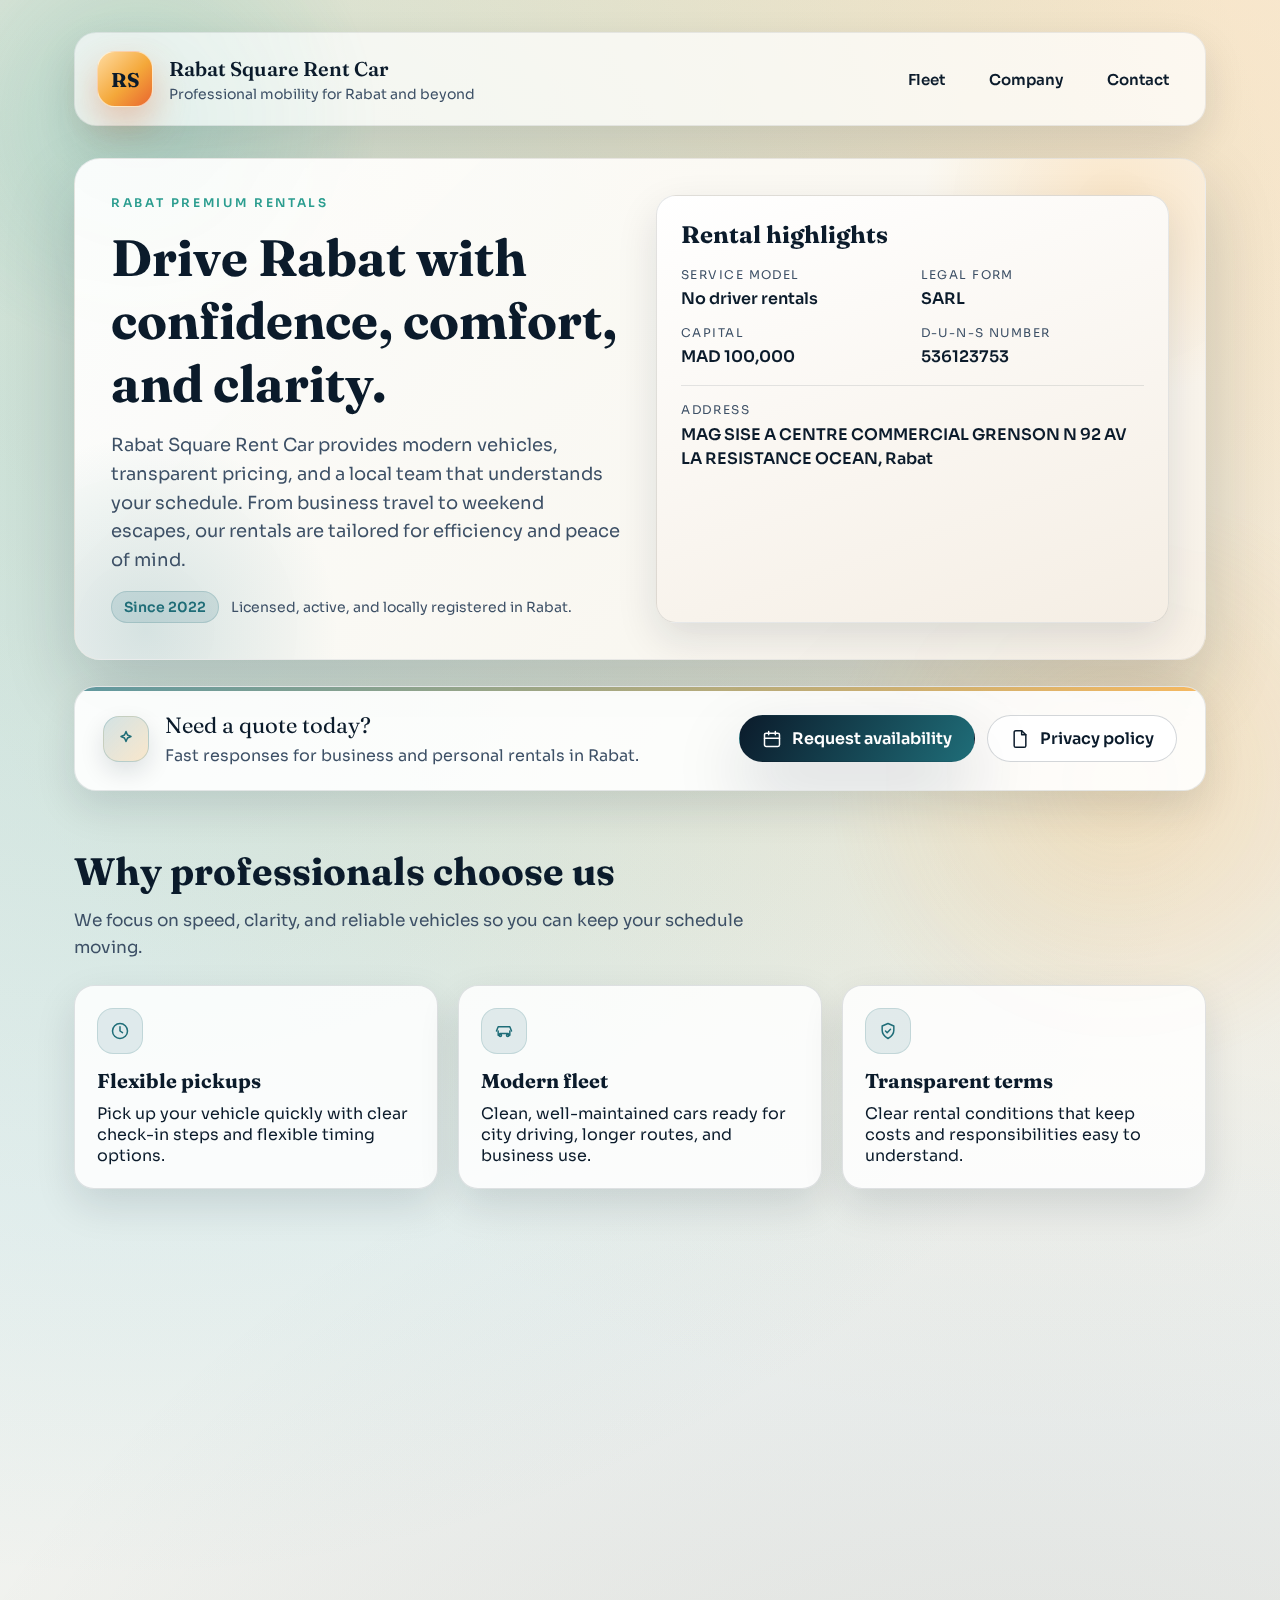
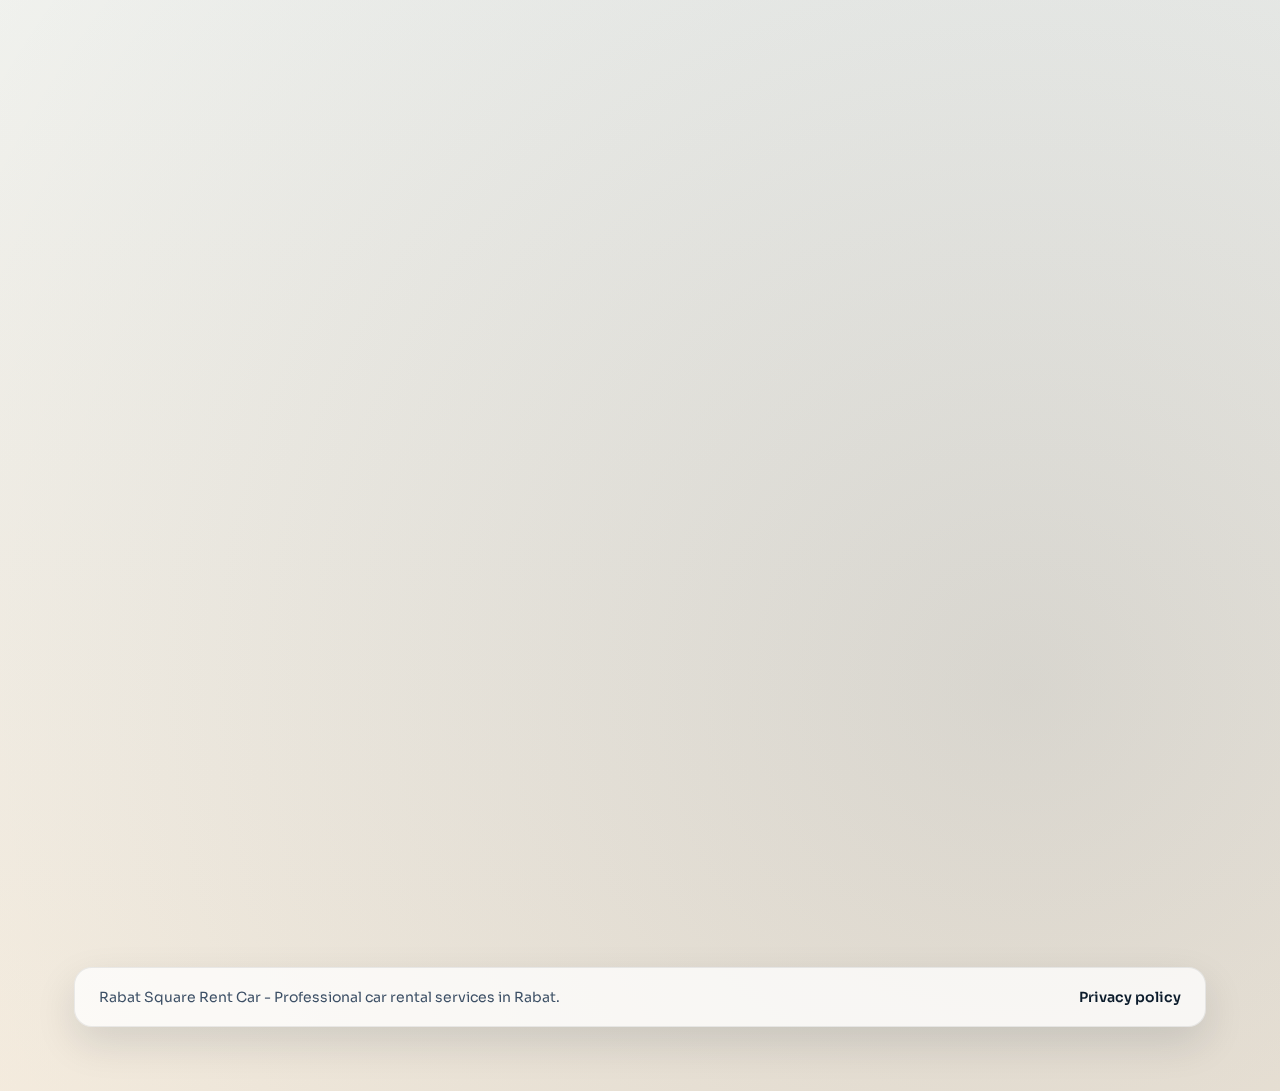
<file: index.html>
<!doctype html>
<html lang="en">
  <head>
    <meta charset="utf-8">
    <meta name="viewport" content="width=device-width, initial-scale=1">
    <title>Rabat Square Rent Car | Premium Rentals in Rabat</title>
    <meta name="description" content="Rabat Square Rent Car delivers professional, flexible car rental services in Rabat with transparent terms and local expertise.">
    <link rel="preconnect" href="https://fonts.googleapis.com">
    <link rel="preconnect" href="https://fonts.gstatic.com" crossorigin>
    <link href="https://fonts.googleapis.com/css2?family=Fraunces:wght@500;600;700&family=Sora:wght@300;400;500;600;700&display=swap" rel="stylesheet">
    <link rel="stylesheet" href="styles.css">
  </head>
  <body>
    <div class="page">
      <header class="site-header">
        <div class="brand">
          <div class="logo">RS</div>
          <div>
            <p class="brand-title">Rabat Square Rent Car</p>
            <p class="brand-sub">Professional mobility for Rabat and beyond</p>
          </div>
        </div>
        <nav class="site-nav">
          <a href="#fleet">Fleet</a>
          <a href="#company">Company</a>
          <a href="#contact">Contact</a>
        </nav>
      </header>

      <main>
        <section class="hero">
          <div class="hero-content" data-animate>
            <p class="hero-eyebrow">Rabat premium rentals</p>
            <h1 class="hero-title">Drive Rabat with confidence, comfort, and clarity.</h1>
            <p class="hero-text">
              Rabat Square Rent Car provides modern vehicles, transparent pricing, and a local team that understands your schedule.
              From business travel to weekend escapes, our rentals are tailored for efficiency and peace of mind.
            </p>
            <div class="hero-note">
              <span class="note-pill">Since 2022</span>
              <span class="note-text">Licensed, active, and locally registered in Rabat.</span>
            </div>
          </div>
          <div class="hero-card" data-animate style="--delay: 0.15s">
            <h2>Rental highlights</h2>
            <div class="stat-grid">
              <div>
                <p class="stat-label">Service model</p>
                <p class="stat-value">No driver rentals</p>
              </div>
              <div>
                <p class="stat-label">Legal form</p>
                <p class="stat-value">SARL</p>
              </div>
              <div>
                <p class="stat-label">Capital</p>
                <p class="stat-value">MAD 100,000</p>
              </div>
              <div>
                <p class="stat-label">D-U-N-S Number</p>
                <p class="stat-value">536123753</p>
              </div>
            </div>
            <div class="hero-card-footer">
              <p class="mini-title">Address</p>
              <p class="mini-text">MAG SISE A CENTRE COMMERCIAL GRENSON N 92 AV LA RESISTANCE OCEAN, Rabat</p>
            </div>
          </div>
        </section>

        <section class="action-ribbon" data-animate style="--delay: 0.1s">
          <div class="action-copy">
            <div class="icon-badge">
              <svg class="icon" viewBox="0 0 24 24" aria-hidden="true">
                <path d="M12 3l1.8 4.2L18 9l-4.2 1.8L12 15l-1.8-4.2L6 9l4.2-1.8L12 3z"></path>
              </svg>
            </div>
            <div>
              <p class="action-title">Need a quote today?</p>
              <p class="action-sub">Fast responses for business and personal rentals in Rabat.</p>
            </div>
          </div>
          <div class="action-buttons">
            <a class="btn" href="#contact">
              <svg class="icon" viewBox="0 0 24 24" aria-hidden="true">
                <rect x="3" y="5" width="18" height="16" rx="2"></rect>
                <path d="M16 3v4M8 3v4M3 11h18"></path>
              </svg>
              Request availability
            </a>
            <a class="btn btn-outline" href="privacy-policy.html">
              <svg class="icon" viewBox="0 0 24 24" aria-hidden="true">
                <path d="M14 2H7a2 2 0 0 0-2 2v16a2 2 0 0 0 2 2h10a2 2 0 0 0 2-2V7z"></path>
                <path d="M14 2v5h5"></path>
              </svg>
              Privacy policy
            </a>
          </div>
        </section>

        <section class="section" data-animate>
          <div class="section-header">
            <h2 class="section-title">Why professionals choose us</h2>
            <p class="section-lead">
              We focus on speed, clarity, and reliable vehicles so you can keep your schedule moving.
            </p>
          </div>
          <div class="card-grid">
            <article class="card">
              <div class="card-icon">
                <svg class="icon" viewBox="0 0 24 24" aria-hidden="true">
                  <circle cx="12" cy="12" r="9"></circle>
                  <path d="M12 7v5l3 2"></path>
                </svg>
              </div>
              <h3>Flexible pickups</h3>
              <p>Pick up your vehicle quickly with clear check-in steps and flexible timing options.</p>
            </article>
            <article class="card">
              <div class="card-icon">
                <svg class="icon" viewBox="0 0 24 24" aria-hidden="true">
                  <path d="M3 12l2-5h14l2 5"></path>
                  <path d="M5 12v5h2v-2h10v2h2v-5"></path>
                  <circle cx="7.5" cy="17" r="1.5"></circle>
                  <circle cx="16.5" cy="17" r="1.5"></circle>
                </svg>
              </div>
              <h3>Modern fleet</h3>
              <p>Clean, well-maintained cars ready for city driving, longer routes, and business use.</p>
            </article>
            <article class="card">
              <div class="card-icon">
                <svg class="icon" viewBox="0 0 24 24" aria-hidden="true">
                  <path d="M12 3l7 3v5c0 5-3.5 8-7 10-3.5-2-7-5-7-10V6l7-3z"></path>
                  <path d="M9 12l2 2 4-4"></path>
                </svg>
              </div>
              <h3>Transparent terms</h3>
              <p>Clear rental conditions that keep costs and responsibilities easy to understand.</p>
            </article>
          </div>
        </section>

        <section class="section split" id="fleet" data-animate>
          <div>
            <h2 class="section-title">Fleet and services</h2>
            <p class="section-lead">
              Choose the right car for corporate travel, family trips, or city commutes. Our team can guide you to the best fit.
            </p>
            <ul class="feature-list">
              <li>Short and long-term rentals for individuals and companies.</li>
              <li>Support for documentation and insurance requirements.</li>
              <li>Clear pickup and return instructions for stress-free travel.</li>
            </ul>
          </div>
          <div class="panel">
            <h3>Service promise</h3>
            <p>
              We operate as a dedicated local partner with an active legal status, experienced staff, and a focus on
              consistency across every rental.
            </p>
            <div class="panel-strip">
              <div>
                <p class="stat-label">Activity</p>
                <p class="stat-value">LOCATION VOITURE SANS CHAUFEUR</p>
              </div>
              <div>
                <p class="stat-label">Tribunal</p>
                <p class="stat-value">RABAT</p>
              </div>
            </div>
          </div>
        </section>

        <section class="section company" id="company" data-animate>
          <div class="section-header">
            <h2 class="section-title">Company details</h2>
            <p class="section-lead">Official company information for Rabat Square Rent Car.</p>
          </div>
          <dl class="company-grid">
            <div>
              <dt>Company</dt>
              <dd>RABAT SQUARE RENT CAR</dd>
            </div>
            <div>
              <dt>Legal name (Denomination)</dt>
              <dd>Rabat Square rent car</dd>
            </div>
            <div>
              <dt>Legal status</dt>
              <dd>EN ACTIVITE</dd>
            </div>
            <div>
              <dt>Registration court</dt>
              <dd>RABAT</dd>
            </div>
            <div>
              <dt>RC number</dt>
              <dd>163999</dd>
            </div>
            <div>
              <dt>ICE number</dt>
              <dd>003168362000078</dd>
            </div>
            <div>
              <dt>Legal form</dt>
              <dd>SOCIETE A RESPONSABILITE LIMITEE</dd>
            </div>
            <div>
              <dt>Registration date</dt>
              <dd>17/11/2022</dd>
            </div>
            <div>
              <dt>Capital (MAD)</dt>
              <dd>100000</dd>
            </div>
            <div>
              <dt>D-U-N-S Number</dt>
              <dd>536123753</dd>
            </div>
            <div>
              <dt>Street</dt>
              <dd>MAG SISE A CENTRE COMMERCIAL GRENSON N 92 AV LA RESISTANCE OCEAN</dd>
            </div>
            <div>
              <dt>City</dt>
              <dd>Rabat</dd>
            </div>
            <div>
              <dt>Postcode</dt>
              <dd>Not provided</dd>
            </div>
          </dl>
        </section>

        <section class="section contact" id="contact" data-animate>
          <div>
            <h2 class="section-title">Contact and location</h2>
            <p class="section-lead">
              Reach the Rabat Square Rent Car team to confirm availability, pricing, and documentation support.
            </p>
            <address class="address">
              MAG SISE A CENTRE COMMERCIAL GRENSON N 92 AV LA RESISTANCE OCEAN<br>
              Rabat, Morocco
            </address>
          </div>
          <div class="contact-card">
            <div class="card-icon card-icon--accent">
              <svg class="icon" viewBox="0 0 24 24" aria-hidden="true">
                <rect x="3" y="5" width="18" height="14" rx="2"></rect>
                <path d="M3 7l9 6 9-6"></path>
              </svg>
            </div>
            <h3>Need a quick response?</h3>
            <p>We can prepare quotes for corporate and personal rentals with clear terms and timelines.</p>
            <a class="btn" href="privacy-policy.html">Review privacy policy</a>
          </div>
        </section>
      </main>

      <footer class="site-footer">
        <p>Rabat Square Rent Car - Professional car rental services in Rabat.</p>
        <a href="privacy-policy.html">Privacy policy</a>
      </footer>
    </div>
    <script src="main.js"></script>
  </body>
</html>
</file>
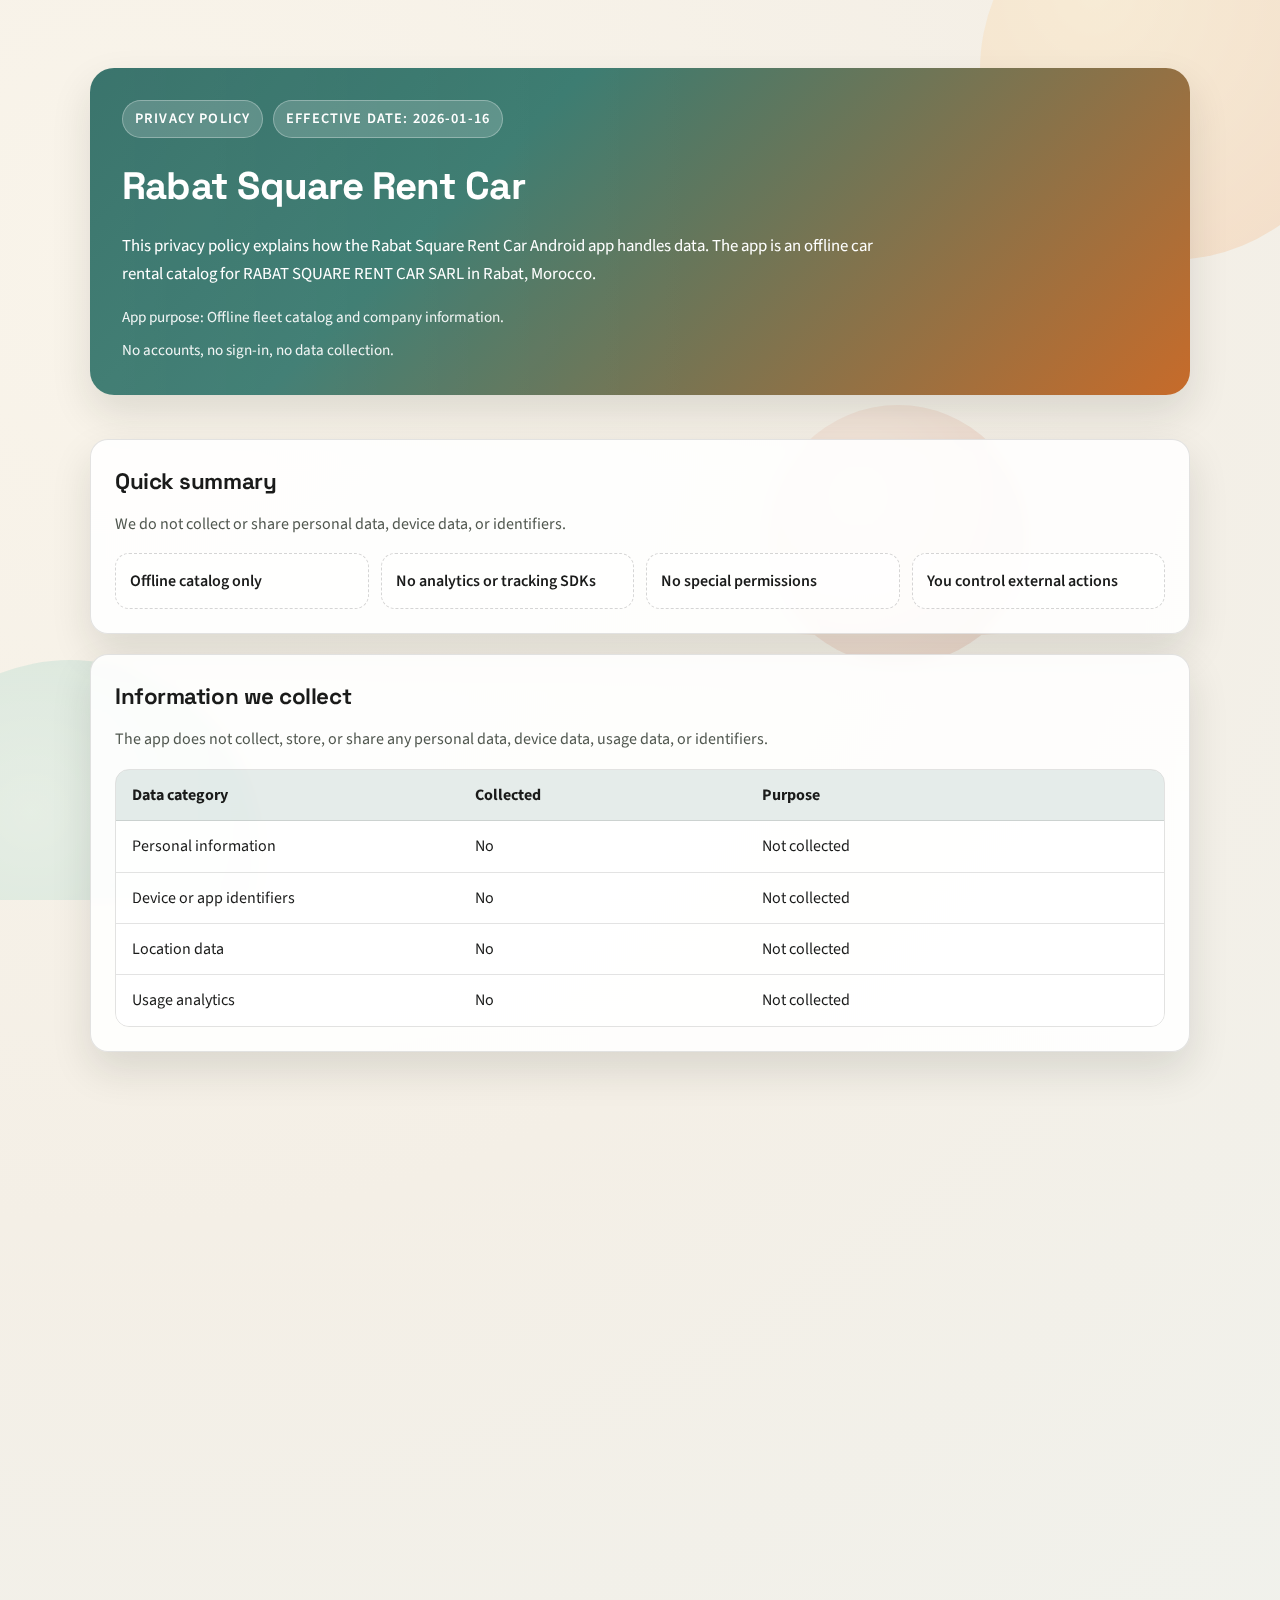
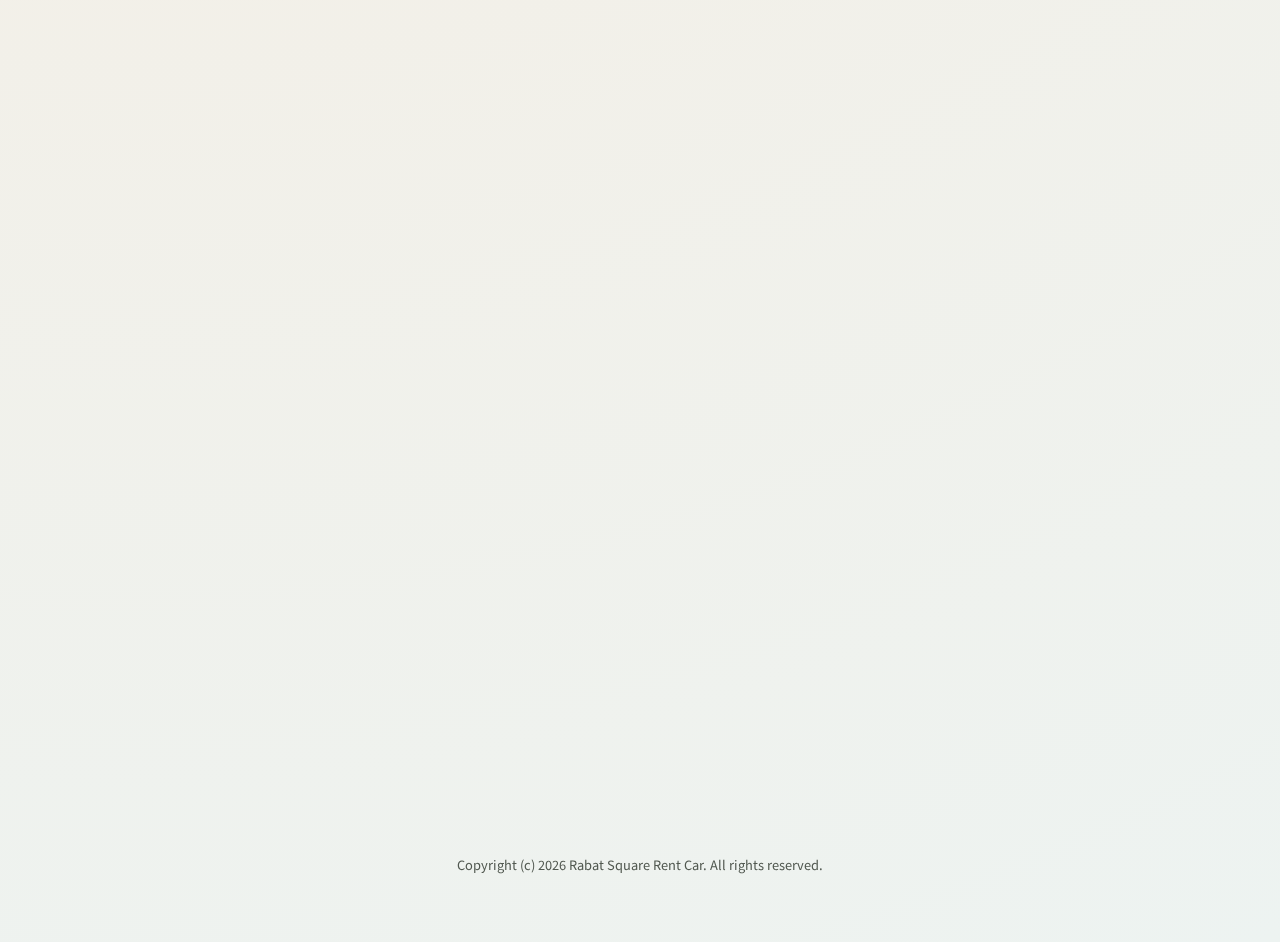
<file: privacy-policy.html>
<!DOCTYPE html>
<html lang="en">
<head>
  <meta charset="utf-8">
  <meta name="viewport" content="width=device-width, initial-scale=1">
  <meta name="color-scheme" content="light">
  <title>Privacy Policy | Rabat Square Rent Car</title>
  <link rel="preconnect" href="https://fonts.googleapis.com">
  <link rel="preconnect" href="https://fonts.gstatic.com" crossorigin>
  <link href="https://fonts.googleapis.com/css2?family=Space+Grotesk:wght@400;500;600;700&family=Source+Sans+3:wght@400;500;600&display=swap" rel="stylesheet">
  <style>
    :root {
      --ink: #1a1b1a;
      --muted: #515850;
      --accent: #c76b2a;
      --accent-2: #2f6c64;
      --paper: #f4efe6;
      --surface: rgba(255, 255, 255, 0.88);
      --line: rgba(24, 26, 24, 0.12);
      --shadow: 0 18px 40px rgba(24, 32, 24, 0.12);
      --radius: 18px;
    }

    * {
      box-sizing: border-box;
    }

    body {
      margin: 0;
      min-height: 100vh;
      font-family: "Source Sans 3", "Segoe UI", sans-serif;
      color: var(--ink);
      background: radial-gradient(circle at 10% 10%, #f9f4ea 0%, #f4efe6 38%, #edf3f1 100%);
      line-height: 1.65;
    }

    .ambient {
      position: fixed;
      inset: 0;
      pointer-events: none;
      z-index: 0;
      overflow: hidden;
    }

    .orb {
      position: absolute;
      width: 380px;
      height: 380px;
      border-radius: 50%;
      filter: blur(0px);
      opacity: 0.25;
      animation: float 16s ease-in-out infinite;
    }

    .orb--one {
      top: -120px;
      right: -80px;
      background: radial-gradient(circle at 30% 30%, #ffdfa4, #f1a36a);
      animation-delay: -2s;
    }

    .orb--two {
      bottom: -140px;
      left: -120px;
      background: radial-gradient(circle at 40% 40%, #b6e6d9, #6fb7a9);
      animation-delay: -6s;
    }

    .orb--three {
      top: 45%;
      left: 60%;
      width: 260px;
      height: 260px;
      background: radial-gradient(circle at 35% 35%, #f7d6c6, #cf8b73);
      animation-delay: -10s;
    }

    @keyframes float {
      0%, 100% { transform: translateY(0) translateX(0); }
      50% { transform: translateY(-18px) translateX(12px); }
    }

    .shell {
      position: relative;
      z-index: 1;
      width: min(1100px, 92vw);
      margin: 0 auto;
      padding: 32px 0 64px;
    }

    header.hero {
      padding: 36px 0 16px;
    }

    .hero-card {
      background: linear-gradient(135deg, #2f6c64 0%, #3b7b70 35%, #c76b2a 100%);
      color: #ffffff;
      padding: 32px;
      border-radius: calc(var(--radius) + 6px);
      box-shadow: var(--shadow);
      position: relative;
      overflow: hidden;
    }

    .hero-card::after {
      content: "";
      position: absolute;
      inset: 0;
      background: linear-gradient(90deg, rgba(255,255,255,0.08), transparent 55%);
      mix-blend-mode: screen;
      opacity: 0.7;
    }

    .hero-content {
      position: relative;
      z-index: 1;
      display: grid;
      gap: 16px;
    }

    .hero-kicker {
      display: flex;
      flex-wrap: wrap;
      gap: 10px;
      align-items: center;
      font-size: 0.9rem;
      letter-spacing: 0.08em;
      text-transform: uppercase;
    }

    .badge {
      display: inline-flex;
      align-items: center;
      gap: 8px;
      padding: 6px 12px;
      border-radius: 999px;
      background: rgba(255, 255, 255, 0.18);
      border: 1px solid rgba(255, 255, 255, 0.3);
      font-weight: 600;
    }

    h1, h2, h3 {
      font-family: "Space Grotesk", "Segoe UI", sans-serif;
      letter-spacing: -0.02em;
      margin: 0;
    }

    h1 {
      font-size: clamp(2rem, 3vw, 2.6rem);
    }

    .hero-subtitle {
      font-size: 1.05rem;
      max-width: 760px;
      margin: 0;
    }

    .hero-meta {
      display: grid;
      gap: 8px;
      font-size: 0.95rem;
      opacity: 0.92;
    }

    main {
      display: grid;
      gap: 20px;
      margin-top: 28px;
    }

    .card {
      background: var(--surface);
      border: 1px solid var(--line);
      border-radius: var(--radius);
      padding: 24px;
      box-shadow: var(--shadow);
      backdrop-filter: blur(6px);
    }

    .card h2 {
      font-size: 1.4rem;
      margin-bottom: 10px;
    }

    .card p {
      margin: 0 0 12px;
      color: var(--muted);
    }

    .card p:last-child {
      margin-bottom: 0;
    }

    .pill-grid {
      display: grid;
      grid-template-columns: repeat(auto-fit, minmax(220px, 1fr));
      gap: 12px;
      margin-top: 16px;
    }

    .pill {
      border: 1px dashed rgba(26, 27, 26, 0.18);
      border-radius: 14px;
      padding: 14px;
      background: rgba(255, 255, 255, 0.65);
      color: var(--ink);
      font-weight: 600;
    }

    .data-table {
      margin-top: 16px;
      border: 1px solid var(--line);
      border-radius: 14px;
      overflow: hidden;
    }

    .data-row {
      display: grid;
      grid-template-columns: 1.2fr 1fr 1.4fr;
      gap: 12px;
      padding: 12px 16px;
      border-bottom: 1px solid var(--line);
      background: rgba(255, 255, 255, 0.7);
    }

    .data-row.header {
      background: rgba(47, 108, 100, 0.12);
      color: var(--ink);
      font-weight: 700;
    }

    .data-row:last-child {
      border-bottom: none;
    }

    .cta {
      display: grid;
      gap: 10px;
      font-size: 0.98rem;
      color: var(--muted);
    }

    .cta a {
      color: var(--accent-2);
      font-weight: 600;
      text-decoration: none;
    }

    .cta a:hover {
      text-decoration: underline;
    }

    .contact-card {
      background: linear-gradient(130deg, rgba(47, 108, 100, 0.08), rgba(199, 107, 42, 0.08));
      border: 1px solid rgba(47, 108, 100, 0.2);
    }

    .contact-grid {
      display: grid;
      gap: 12px;
      grid-template-columns: repeat(auto-fit, minmax(230px, 1fr));
      margin-top: 16px;
    }

    .contact-item {
      padding: 14px;
      border-radius: 12px;
      background: rgba(255, 255, 255, 0.75);
      border: 1px solid rgba(24, 26, 24, 0.1);
    }

    .contact-item span {
      display: block;
      color: var(--muted);
      font-size: 0.9rem;
      margin-bottom: 6px;
    }

    footer {
      margin-top: 28px;
      text-align: center;
      color: var(--muted);
      font-size: 0.9rem;
    }

    .reveal {
      opacity: 0;
      transform: translateY(14px);
      transition: opacity 0.8s ease, transform 0.8s ease;
    }

    .reveal.is-visible {
      opacity: 1;
      transform: translateY(0);
    }

    @media (max-width: 720px) {
      .hero-card {
        padding: 24px;
      }

      .data-row {
        grid-template-columns: 1fr;
      }
    }

    @media (prefers-reduced-motion: reduce) {
      .orb {
        animation: none;
      }

      .reveal {
        opacity: 1;
        transform: none;
        transition: none;
      }
    }
  </style>
</head>
<body>
  <div class="ambient">
    <div class="orb orb--one"></div>
    <div class="orb orb--two"></div>
    <div class="orb orb--three"></div>
  </div>

  <div class="shell">
    <header class="hero">
      <div class="hero-card reveal">
        <div class="hero-content">
          <div class="hero-kicker">
            <span class="badge">Privacy Policy</span>
            <span class="badge">Effective date: 2026-01-16</span>
          </div>
          <h1>Rabat Square Rent Car</h1>
          <p class="hero-subtitle">
            This privacy policy explains how the Rabat Square Rent Car Android app handles data.
            The app is an offline car rental catalog for RABAT SQUARE RENT CAR SARL in Rabat, Morocco.
          </p>
          <div class="hero-meta">
            <div>App purpose: Offline fleet catalog and company information.</div>
            <div>No accounts, no sign-in, no data collection.</div>
          </div>
        </div>
      </div>
    </header>

    <main>
      <section class="card reveal">
        <h2>Quick summary</h2>
        <p>We do not collect or share personal data, device data, or identifiers.</p>
        <div class="pill-grid">
          <div class="pill">Offline catalog only</div>
          <div class="pill">No analytics or tracking SDKs</div>
          <div class="pill">No special permissions</div>
          <div class="pill">You control external actions</div>
        </div>
      </section>

      <section class="card reveal">
        <h2>Information we collect</h2>
        <p>The app does not collect, store, or share any personal data, device data, usage data, or identifiers.</p>
        <div class="data-table">
          <div class="data-row header">
            <div>Data category</div>
            <div>Collected</div>
            <div>Purpose</div>
          </div>
          <div class="data-row">
            <div>Personal information</div>
            <div>No</div>
            <div>Not collected</div>
          </div>
          <div class="data-row">
            <div>Device or app identifiers</div>
            <div>No</div>
            <div>Not collected</div>
          </div>
          <div class="data-row">
            <div>Location data</div>
            <div>No</div>
            <div>Not collected</div>
          </div>
          <div class="data-row">
            <div>Usage analytics</div>
            <div>No</div>
            <div>Not collected</div>
          </div>
        </div>
      </section>

      <section class="card reveal">
        <h2>Permissions</h2>
        <p>The app does not request special permissions.</p>
        <p>When you tap a button, the app can open your phone dialer, WhatsApp, or a maps app.
          These actions are optional and require your confirmation inside the other app.</p>
      </section>

      <section class="card reveal">
        <h2>Third-party services</h2>
        <p>When you choose to call, open WhatsApp, or open maps, you are using external apps or services.
          Those services have their own privacy policies and are not controlled by this app.</p>
      </section>

      <section class="card reveal">
        <h2>Data retention</h2>
        <p>No data is collected, so nothing is stored or retained.</p>
      </section>

      <section class="card reveal">
        <h2>Children's privacy</h2>
        <p>This app is not directed to children and does not collect any data.</p>
      </section>

      <section class="card reveal">
        <h2>Security</h2>
        <p>Because the app does not collect or store personal data, there is no user data to secure within the app.</p>
      </section>

      <section class="card reveal">
        <h2>Changes to this policy</h2>
        <p>If this policy changes, the update will be published in the app and on this page.</p>
      </section>

      <section class="card contact-card reveal">
        <h2>Contact</h2>
        <p>If you have questions about this policy, contact us:</p>
        <div class="contact-grid">
          <div class="contact-item">
            <span>Company</span>
            RABAT SQUARE RENT CAR SARL
          </div>
          <div class="contact-item">
            <span>Address</span>
            MAG SISE A CENTRE COMMERCIAL GRENSON N 92 AV LA RESISTANCE OCEAN<br>
            RABAT, MOROCCO
          </div>
          <div class="contact-item">
            <span>Phone</span>
            <a href="tel:+212627319416">+212 6 27 31 94 16</a>
          </div>
          <div class="contact-item">
            <span>Email</span>
            <a href="mailto:contact@rabatsquarerentcar.org">contact@rabatsquarerentcar.org</a>
          </div>
          <div class="contact-item">
            <span>D-U-N-S</span>
            536123753
          </div>
        </div>
      </section>
    </main>

    <footer>
      Copyright (c) <span id="year"></span> Rabat Square Rent Car. All rights reserved.
    </footer>
  </div>

  <script>
    const year = document.getElementById("year");
    if (year) {
      year.textContent = new Date().getFullYear();
    }

    const reveals = document.querySelectorAll(".reveal");
    const observer = new IntersectionObserver((entries) => {
      entries.forEach((entry) => {
        if (entry.isIntersecting) {
          entry.target.classList.add("is-visible");
          observer.unobserve(entry.target);
        }
      });
    }, { threshold: 0.18 });

    reveals.forEach((el) => observer.observe(el));
  </script>
</body>
</html>
</file>
<file: styles.css>
*,
*::before,
*::after {
  box-sizing: border-box;
}

html {
  scroll-behavior: smooth;
}

body {
  margin: 0;
  font-family: "Sora", "Segoe UI", sans-serif;
  color: var(--ink);
  background:
    radial-gradient(circle at 10% 15%, rgba(42, 157, 143, 0.22), transparent 46%),
    radial-gradient(circle at 85% 8%, rgba(244, 168, 58, 0.2), transparent 45%),
    radial-gradient(circle at 80% 85%, rgba(11, 27, 43, 0.12), transparent 50%),
    linear-gradient(180deg, #f8f2e7 0%, #eef3f3 45%, #f7eee0 100%);
  min-height: 100vh;
  position: relative;
  overflow-x: hidden;
  isolation: isolate;
}

body::before,
body::after {
  content: "";
  position: fixed;
  width: 520px;
  height: 520px;
  border-radius: 50%;
  filter: blur(0);
  opacity: 0.35;
  pointer-events: none;
  z-index: 0;
  mix-blend-mode: multiply;
  animation: float 18s ease-in-out infinite;
}

body::before {
  top: -140px;
  left: -120px;
  background: radial-gradient(circle, rgba(42, 157, 143, 0.6), transparent 65%);
}

body::after {
  bottom: -200px;
  right: -160px;
  width: 640px;
  height: 640px;
  background: radial-gradient(circle, rgba(244, 168, 58, 0.55), transparent 65%);
  animation-duration: 24s;
  animation-direction: reverse;
}

:root {
  --ink: #0b1b2b;
  --ink-soft: #3d5066;
  --teal: #1f6d78;
  --teal-bright: #2a9d8f;
  --gold: #f4a83a;
  --gold-dark: #d97706;
  --card: rgba(255, 255, 255, 0.84);
  --stroke: rgba(11, 27, 43, 0.12);
  --shadow: 0 30px 70px rgba(11, 27, 43, 0.18);
  --shadow-soft: 0 16px 40px rgba(11, 27, 43, 0.12);
  --radius: 26px;
}

a {
  color: inherit;
  text-decoration: none;
}

.icon {
  width: 20px;
  height: 20px;
  stroke: currentColor;
  stroke-width: 1.8;
  fill: none;
  stroke-linecap: round;
  stroke-linejoin: round;
}

p {
  margin: 0;
}

img {
  max-width: 100%;
  display: block;
}

.page {
  max-width: 1180px;
  margin: 0 auto;
  padding: 32px 24px 64px;
  position: relative;
  z-index: 1;
}

.site-header {
  display: flex;
  align-items: center;
  justify-content: space-between;
  gap: 24px;
  padding: 18px 22px;
  margin-bottom: 32px;
  border-radius: 22px;
  background: rgba(255, 255, 255, 0.72);
  border: 1px solid rgba(11, 27, 43, 0.08);
  box-shadow: var(--shadow-soft);
  backdrop-filter: blur(16px);
}

.brand {
  display: flex;
  align-items: center;
  gap: 16px;
}

.logo {
  width: 56px;
  height: 56px;
  border-radius: 18px;
  display: grid;
  place-items: center;
  font-family: "Fraunces", "Times New Roman", serif;
  font-size: 20px;
  font-weight: 700;
  color: #0b1b2b;
  background: linear-gradient(135deg, #ffdba0 0%, #f4a83a 55%, #e9652f 100%);
  box-shadow: 0 16px 36px rgba(233, 101, 47, 0.35);
  border: 1px solid rgba(255, 255, 255, 0.6);
}

.brand-title {
  font-family: "Fraunces", "Times New Roman", serif;
  font-size: 20px;
  font-weight: 600;
}

.brand-sub {
  color: var(--ink-soft);
  font-size: 14px;
  margin-top: 4px;
}

.site-nav {
  display: flex;
  align-items: center;
  gap: 16px;
  flex-wrap: wrap;
  font-size: 15px;
  font-weight: 600;
}

.site-nav a:not(.btn) {
  padding: 8px 14px;
  border-radius: 999px;
  transition: background 0.2s ease, color 0.2s ease;
}

.site-nav a:not(.btn):hover {
  color: var(--teal);
  background: rgba(31, 109, 120, 0.12);
}

.btn {
  display: inline-flex;
  align-items: center;
  justify-content: center;
  gap: 10px;
  padding: 12px 22px;
  border-radius: 999px;
  font-weight: 600;
  border: 1px solid transparent;
  background: linear-gradient(120deg, #0b1b2b 0%, #1f6d78 100%);
  color: #fff;
  box-shadow: var(--shadow);
  position: relative;
  overflow: hidden;
  transition: transform 0.25s ease, box-shadow 0.25s ease, filter 0.25s ease;
}

.btn::after {
  content: "";
  position: absolute;
  inset: -1px;
  background: linear-gradient(120deg, rgba(255, 255, 255, 0.35), transparent 60%);
  opacity: 0;
  transition: opacity 0.3s ease;
  pointer-events: none;
}

.btn:hover {
  transform: translateY(-3px);
  box-shadow: 0 34px 80px rgba(11, 27, 43, 0.22);
  filter: saturate(1.1);
}

.btn:hover::after {
  opacity: 1;
}

.icon-badge {
  width: 46px;
  height: 46px;
  border-radius: 16px;
  display: grid;
  place-items: center;
  background: linear-gradient(135deg, rgba(31, 109, 120, 0.18), rgba(244, 168, 58, 0.25));
  color: var(--teal);
  border: 1px solid rgba(31, 109, 120, 0.2);
  box-shadow: 0 10px 24px rgba(11, 27, 43, 0.12);
}

.card-icon {
  width: 46px;
  height: 46px;
  border-radius: 16px;
  display: grid;
  place-items: center;
  background: rgba(31, 109, 120, 0.12);
  color: var(--teal);
  border: 1px solid rgba(31, 109, 120, 0.16);
  margin-bottom: 14px;
}

.card-icon--accent {
  background: linear-gradient(135deg, rgba(244, 168, 58, 0.3), rgba(31, 109, 120, 0.2));
  color: var(--ink);
}

.btn-outline {
  background: rgba(255, 255, 255, 0.7);
  color: var(--ink);
  border-color: rgba(11, 27, 43, 0.18);
  box-shadow: none;
  backdrop-filter: blur(6px);
}

.btn-outline:hover {
  background: rgba(255, 255, 255, 0.92);
  box-shadow: none;
  color: var(--teal);
}

.hero {
  display: grid;
  grid-template-columns: repeat(2, minmax(0, 1fr));
  gap: 32px;
  padding: 36px;
  position: relative;
  overflow: hidden;
  background: linear-gradient(135deg, rgba(255, 255, 255, 0.94), rgba(248, 243, 234, 0.95));
  border-radius: var(--radius);
  border: 1px solid rgba(11, 27, 43, 0.08);
  box-shadow: var(--shadow);
  backdrop-filter: blur(18px);
}

.hero::before,
.hero::after {
  content: "";
  position: absolute;
  border-radius: 999px;
  pointer-events: none;
  opacity: 0.7;
}

.hero::before {
  width: 420px;
  height: 420px;
  top: -160px;
  right: -120px;
  background: radial-gradient(circle, rgba(244, 168, 58, 0.32), transparent 65%);
  animation: float 16s ease-in-out infinite;
}

.hero::after {
  width: 420px;
  height: 420px;
  bottom: -180px;
  left: -140px;
  background: radial-gradient(circle, rgba(31, 109, 120, 0.24), transparent 65%);
  animation: float 20s ease-in-out infinite reverse;
}

.hero > * {
  position: relative;
  z-index: 1;
}

.hero-content {
  display: flex;
  flex-direction: column;
  gap: 16px;
}

.hero-eyebrow {
  text-transform: uppercase;
  letter-spacing: 0.22em;
  font-size: 12px;
  font-weight: 600;
  color: var(--teal-bright);
}

.hero-title {
  font-family: "Fraunces", "Times New Roman", serif;
  font-size: clamp(36px, 4vw, 54px);
  margin: 0;
}

.hero-text {
  color: var(--ink-soft);
  font-size: 18px;
  line-height: 1.6;
}

.hero-actions {
  display: flex;
  flex-wrap: wrap;
  gap: 12px;
  margin-top: 8px;
}

.hero-note {
  display: flex;
  align-items: center;
  flex-wrap: wrap;
  gap: 12px;
  font-size: 14px;
  color: var(--ink-soft);
}

.note-pill {
  display: inline-flex;
  align-items: center;
  padding: 6px 12px;
  border-radius: 999px;
  background: rgba(31, 109, 120, 0.14);
  color: var(--teal);
  font-weight: 600;
  border: 1px solid rgba(31, 109, 120, 0.18);
}

.hero-card {
  background: linear-gradient(160deg, #ffffff 0%, #f5eee4 100%);
  border-radius: 20px;
  padding: 24px;
  border: 1px solid rgba(11, 27, 43, 0.1);
  display: flex;
  flex-direction: column;
  gap: 18px;
  box-shadow: var(--shadow-soft);
  transition: transform 0.3s ease, box-shadow 0.3s ease;
}

.hero-card:hover {
  transform: translateY(-6px);
  box-shadow: 0 24px 50px rgba(11, 27, 43, 0.18);
}

.hero-card h2 {
  margin: 0;
  font-family: "Fraunces", "Times New Roman", serif;
  font-size: 24px;
}

.stat-grid {
  display: grid;
  gap: 16px;
  grid-template-columns: repeat(2, minmax(0, 1fr));
}

.stat-label {
  font-size: 12px;
  text-transform: uppercase;
  letter-spacing: 0.12em;
  color: var(--ink-soft);
  margin-bottom: 6px;
}

.stat-value {
  font-weight: 600;
  color: var(--ink);
}

.hero-card-footer {
  border-top: 1px solid rgba(11, 27, 43, 0.1);
  padding-top: 16px;
}

.action-ribbon {
  margin-top: 26px;
  display: grid;
  grid-template-columns: minmax(0, 1.2fr) minmax(0, 1fr);
  gap: 24px;
  align-items: center;
  padding: 24px 28px;
  border-radius: 22px;
  border: 1px solid rgba(11, 27, 43, 0.1);
  background: rgba(255, 255, 255, 0.9);
  box-shadow: var(--shadow-soft);
  position: relative;
  overflow: hidden;
}

.action-ribbon::before {
  content: "";
  position: absolute;
  top: 0;
  left: 0;
  width: 100%;
  height: 4px;
  background: linear-gradient(120deg, rgba(31, 109, 120, 0.7), rgba(244, 168, 58, 0.8));
}

.action-copy {
  display: flex;
  align-items: center;
  gap: 16px;
}

.action-title {
  font-family: "Fraunces", "Times New Roman", serif;
  font-size: 22px;
  margin: 0;
}

.action-sub {
  margin-top: 6px;
  color: var(--ink-soft);
}

.action-buttons {
  display: flex;
  justify-content: flex-end;
  gap: 12px;
  flex-wrap: wrap;
}

.mini-title {
  font-size: 12px;
  text-transform: uppercase;
  letter-spacing: 0.14em;
  color: var(--ink-soft);
}

.mini-text {
  font-weight: 600;
  margin-top: 6px;
  line-height: 1.5;
}

.section {
  margin-top: 56px;
}

.section-header {
  display: grid;
  gap: 12px;
}

.section-title {
  margin: 0;
  font-family: "Fraunces", "Times New Roman", serif;
  font-size: clamp(28px, 3vw, 40px);
}

.section-lead {
  color: var(--ink-soft);
  font-size: 17px;
  line-height: 1.6;
  max-width: 720px;
}

.card-grid {
  display: grid;
  grid-template-columns: repeat(auto-fit, minmax(220px, 1fr));
  gap: 20px;
  margin-top: 24px;
}

.card {
  background: var(--card);
  padding: 22px;
  border-radius: 20px;
  border: 1px solid var(--stroke);
  box-shadow: var(--shadow-soft);
  backdrop-filter: blur(12px);
  transition: transform 0.3s ease, box-shadow 0.3s ease;
}

.card:hover {
  transform: translateY(-6px);
  box-shadow: 0 22px 46px rgba(11, 27, 43, 0.16);
}

.card h3 {
  margin: 0 0 10px;
  font-family: "Fraunces", "Times New Roman", serif;
  font-size: 20px;
}

.split {
  display: grid;
  grid-template-columns: repeat(2, minmax(0, 1fr));
  gap: 30px;
  align-items: start;
}

.feature-list {
  margin: 18px 0 0;
  padding-left: 20px;
  color: var(--ink-soft);
  line-height: 1.7;
}

.panel {
  padding: 24px;
  border-radius: 20px;
  border: 1px solid var(--stroke);
  background: linear-gradient(160deg, rgba(255, 255, 255, 0.95), rgba(246, 241, 232, 0.95));
  box-shadow: var(--shadow-soft);
  backdrop-filter: blur(14px);
  transition: transform 0.3s ease, box-shadow 0.3s ease;
}

.panel:hover {
  transform: translateY(-6px);
  box-shadow: 0 24px 52px rgba(11, 27, 43, 0.16);
}

.panel h3 {
  margin-top: 0;
  font-family: "Fraunces", "Times New Roman", serif;
}

.panel-strip {
  margin-top: 20px;
  display: grid;
  gap: 16px;
  grid-template-columns: repeat(2, minmax(0, 1fr));
  background: linear-gradient(135deg, rgba(31, 109, 120, 0.12), rgba(244, 168, 58, 0.16));
  padding: 16px;
  border-radius: 16px;
}

.company-grid {
  margin: 24px 0 0;
  display: grid;
  grid-template-columns: repeat(auto-fit, minmax(240px, 1fr));
  gap: 18px 28px;
}

.company-grid > div {
  background: rgba(255, 255, 255, 0.82);
  border-radius: 18px;
  padding: 16px;
  border: 1px solid var(--stroke);
  box-shadow: 0 12px 28px rgba(11, 27, 43, 0.08);
}

.company-grid dt {
  font-size: 12px;
  text-transform: uppercase;
  letter-spacing: 0.12em;
  color: var(--ink-soft);
}

.company-grid dd {
  margin: 6px 0 0;
  font-weight: 600;
}

.contact {
  display: grid;
  grid-template-columns: repeat(2, minmax(0, 1fr));
  gap: 30px;
  align-items: center;
}

.address {
  margin-top: 18px;
  font-style: normal;
  line-height: 1.7;
  color: var(--ink-soft);
  border-left: 3px solid rgba(244, 168, 58, 0.6);
  padding-left: 14px;
}

.contact-card {
  background: #fff;
  border-radius: 20px;
  padding: 24px;
  border: 1px solid var(--stroke);
  box-shadow: var(--shadow);
  display: grid;
  gap: 16px;
  transition: transform 0.3s ease, box-shadow 0.3s ease;
}

.contact-card:hover {
  transform: translateY(-6px);
  box-shadow: 0 28px 60px rgba(11, 27, 43, 0.18);
}

.site-footer {
  margin-top: 64px;
  display: flex;
  align-items: center;
  justify-content: space-between;
  gap: 16px;
  padding: 20px 24px;
  border-radius: 18px;
  border: 1px solid rgba(11, 27, 43, 0.08);
  background: rgba(255, 255, 255, 0.75);
  box-shadow: var(--shadow-soft);
  color: var(--ink-soft);
  font-size: 14px;
}

.site-footer a {
  font-weight: 600;
  color: var(--ink);
}

.privacy-hero {
  grid-template-columns: 1fr;
}

.privacy .section-header {
  gap: 8px;
}

[data-animate] {
  opacity: 0;
  transform: translateY(24px) scale(0.98);
  filter: blur(6px);
  transition: opacity 0.7s cubic-bezier(0.2, 0.65, 0.2, 1),
    transform 0.7s cubic-bezier(0.2, 0.65, 0.2, 1),
    filter 0.7s ease;
  transition-delay: var(--delay, 0s);
  will-change: transform, opacity;
}

[data-animate].is-visible {
  opacity: 1;
  transform: translateY(0) scale(1);
  filter: blur(0);
}

@keyframes float {
  0% {
    transform: translate3d(0, 0, 0);
  }
  50% {
    transform: translate3d(18px, -20px, 0);
  }
  100% {
    transform: translate3d(0, 0, 0);
  }
}

@media (max-width: 980px) {
  .hero,
  .split,
  .contact,
  .action-ribbon {
    grid-template-columns: 1fr;
  }

  .site-header {
    flex-direction: column;
    align-items: flex-start;
  }

  .hero {
    padding: 28px;
  }

  .action-buttons {
    justify-content: flex-start;
  }
}

@media (max-width: 720px) {
  .page {
    padding: 24px 18px 48px;
  }

  .action-copy {
    flex-direction: column;
    align-items: flex-start;
  }

  .site-footer {
    flex-direction: column;
    align-items: flex-start;
  }

  .stat-grid,
  .panel-strip {
    grid-template-columns: 1fr;
  }
}

@media (prefers-reduced-motion: reduce) {
  *,
  *::before,
  *::after {
    animation-duration: 0.01ms !important;
    animation-iteration-count: 1 !important;
    transition-duration: 0.01ms !important;
    scroll-behavior: auto !important;
  }
}
</file>
